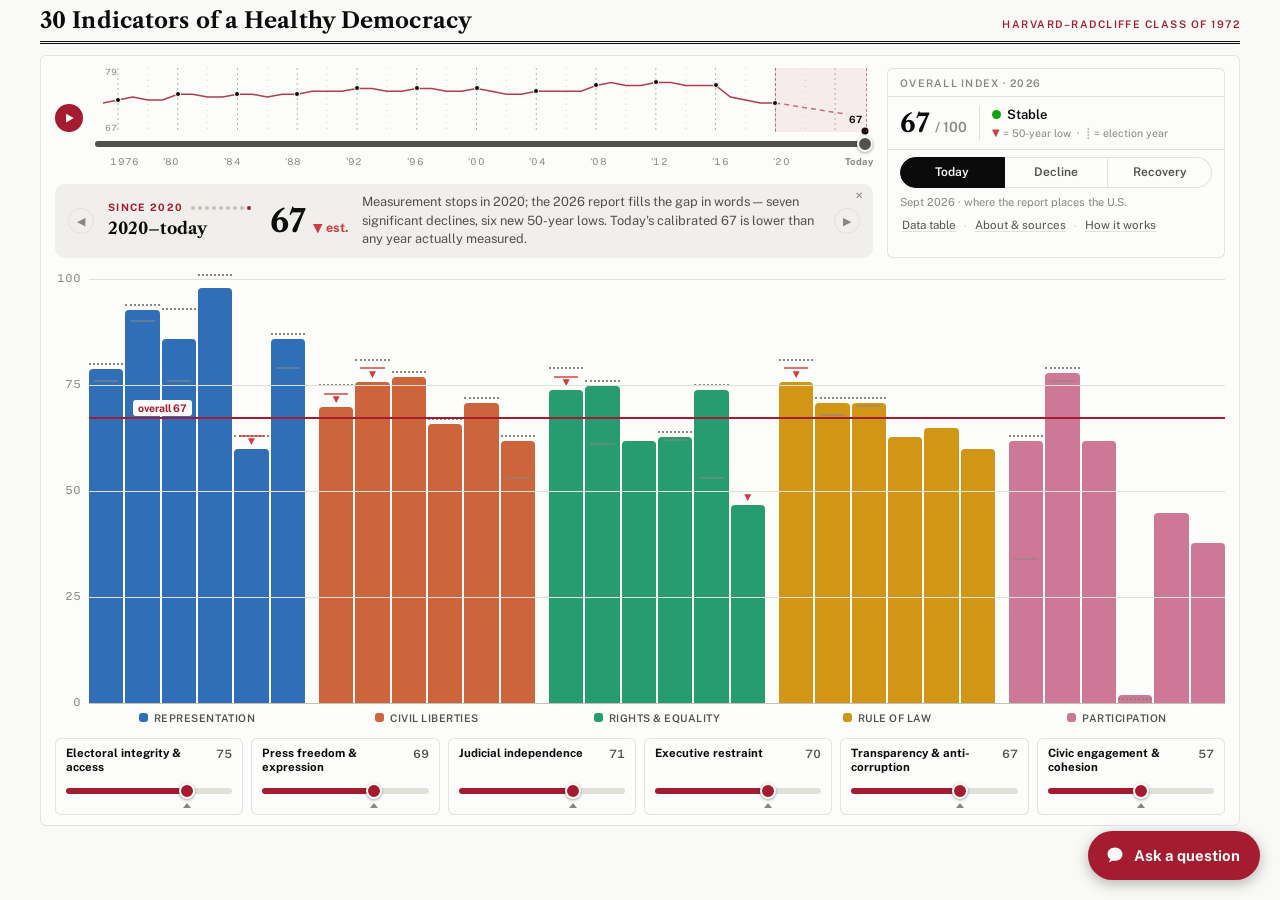
<file: index.html>
<!doctype html>
<html lang="en">
<head>
<meta charset="utf-8">
<meta name="viewport" content="width=device-width, initial-scale=1">
<meta name="description" content="30 indicators of a healthy democracy - an interactive prototype grounded in International IDEA Global State of Democracy data.">
<title>30 Indicators of a Healthy Democracy</title>
<link rel="stylesheet" href="https://fonts.googleapis.com/css2?family=Libre+Caslon+Text:ital,wght@0,400;0,700;1,400&family=Public+Sans:ital,wght@0,400;0,500;0,600;0,700;1,400&display=swap">
<link rel="stylesheet" href="assets/style.css">
<script>
/* Set this to your Cloudflare Worker URL to enable the AI chat on this site
   (see cloudflare-worker/worker.js for setup). Leave empty: the chat then runs
   only inside the claude.ai artifact viewer. */
window.TI_WORKER_URL = "https://thirty-indicators-chat.asanikar123.workers.dev";
</script>
</head>
<body>

<div class="shell">
  <header class="masthead">
    <h1>30 Indicators of a Healthy Democracy</h1>
    <p class="eyebrow">Harvard&ndash;Radcliffe Class of 1972</p>
  </header>

  <section class="chart-card" aria-label="Chart of thirty indicators">
    <div class="top-band">
      <div class="zone zone-time">
        <div class="timebar">
          <button type="button" id="playBtn" aria-label="Play history from 1975"><svg viewBox="0 0 24 24" width="14" height="14" aria-hidden="true"><path fill="currentColor" d="M7 4.5v15l13-7.5z"/></svg></button>
          <div class="year-track">
            <div class="spark-box" title="Overall measured index, 1975&ndash;2020 (GSoD Indices v5.1)">
              <svg id="heroSpark" viewBox="0 0 1020 64" preserveAspectRatio="none" aria-label="Overall index, 1975 to today" role="img"></svg>
              <span class="spark-hi" id="sparkHi"></span>
              <span class="spark-lo" id="sparkLo"></span>
              <div class="spark-dot" id="sparkDot"></div>
              <span class="spark-val" id="sparkVal"></span>
            </div>
            <input type="range" id="yearSlider" min="1975" max="2026" step="1" value="2026" aria-label="Year shown on the chart">
            <div class="year-ruler" aria-hidden="true">
              <span style="left:1.96%">1976</span>
              <span class="yr-alt" style="left:9.8%">'80</span>
              <span style="left:17.65%">'84</span>
              <span class="yr-alt" style="left:25.49%">'88</span>
              <span style="left:33.33%">'92</span>
              <span class="yr-alt" style="left:41.18%">'96</span>
              <span style="left:49.02%">'00</span>
              <span class="yr-alt" style="left:56.86%">'04</span>
              <span style="left:64.71%">'08</span>
              <span class="yr-alt" style="left:72.55%">'12</span>
              <span style="left:80.39%">'16</span>
              <span class="yr-alt" style="left:88.24%">'20</span>
              <span style="left:100%">Today</span>
            </div>
          </div>
        </div>
        <div class="term-card" id="termCard" aria-live="polite">
          <button type="button" class="tc-nav" id="termPrev" aria-label="Previous era">&#9664;</button>
          <div class="tc-who">
            <div class="tc-head"><span class="tc-era" id="termEra"></span><span class="tc-dots" id="termDots" aria-hidden="true"></span></div>
            <div class="tc-yrs" id="termYrs"></div>
          </div>
          <div class="tc-num"><span class="tc-big" id="termBig"></span><span class="tc-delta" id="termDelta"></span></div>
          <p class="tc-story" id="termStory"></p>
          <button type="button" class="tc-nav" id="termNext" aria-label="Next era">&#9654;</button>
          <button type="button" class="tc-close" id="termClose" aria-label="Hide the story card">&#10005;</button>
        </div>
        <button type="button" class="term-reopen" id="termReopen" hidden>&#9656; The story, 1975 &rarr; today</button>
      </div>
      <div class="right-stack">
        <p class="stack-strip" id="heroYearLabel">Overall index &middot; 2026</p>
        <div class="hero-tile" aria-live="polite">
          <div class="hero-figure"><span id="heroValue">0</span><span class="of-100">/ 100</span></div>
          <div class="hero-meta">
            <span class="hero-status"><span class="dot" id="heroDot"></span><span id="heroWord">&mdash;</span></span>
            <div class="hero-delta" id="heroDelta"></div>
            <span class="low-key"><span class="low-glyph">&#9660;</span>&nbsp;= 50-year low &nbsp;&middot;&nbsp; &#9482; = election year</span>
          </div>
        </div>
        <div class="zone zone-scenario">
          <div class="scenario-row">
            <div class="seg" id="presets" role="group" aria-label="Preset scenarios">
              <button type="button" id="presetToday" data-preset="today" aria-pressed="true">Today</button>
              <button type="button" id="presetBackslide" data-preset="backslide" aria-pressed="false">Decline</button>
              <button type="button" id="presetRecovery" data-preset="recovery" aria-pressed="false">Recovery</button>
            </div>
            <button type="button" class="time-note" id="timeNote" hidden>&#9664; Return to Today</button>
          </div>
          <p class="scenario-cap" id="scenarioCap">Sept 2026 &middot; where the report places the U.S.</p>
          <div class="quiet-links">
            <button type="button" id="openTable" data-open-dialog="tableDialog">Data table</button><span class="sep">&middot;</span>
            <button type="button" id="openAbout" data-open-dialog="aboutDialog">About &amp; sources</button><span class="sep">&middot;</span>
            <button type="button" data-open-dialog="helpDialog">How it works</button>
          </div>
        </div>
      </div>
    </div>
    <div class="chart-row">
    <div class="chart-scroll">
      <div class="chart-inner" id="chartInner">
        <div class="plot" id="plot">
          <div class="bars" id="bars"></div>
        </div>
        <div class="group-labels" id="groupLabels"></div>
        <div class="tooltip" id="tooltip" hidden role="status"></div>
      </div>
    </div>
    <aside class="history-panel" id="historyPanel" hidden aria-labelledby="historyTitle">
      <div class="dialog-head">
        <h3 id="historyTitle">History</h3>
        <button type="button" class="dialog-close" id="historyClose" aria-label="Close">&#10005;</button>
      </div>
      <div class="dialog-body" id="historyBody"></div>
    </aside>
    </div>
    <div class="levers-inline" id="leversSection">
      <div class="lever-grid" id="leverGrid"></div>
    </div>
  </section>
</div>

<dialog id="helpDialog" aria-labelledby="helpTitle">
  <div class="dialog-head">
    <h3 id="helpTitle">How this works</h3>
    <button type="button" class="dialog-close" data-close-dialog aria-label="Close">&#10005;</button>
  </div>
  <div class="dialog-body">
    <p><strong>The chart.</strong> Thirty indicators of democratic health, scored 0&ndash;100. Press &#9654; or drag the year slider: 1975&ndash;2020 replay measured U.S. values (GSoD Indices v5.1, &times;100), 2021&ndash;2025 bridge to today illustratively, and muted columns have no pre-2023 data. The dotted mark on a column is its measured 2020 value; a short red line under <span style="color:var(--status-critical)">&#9660;</span> marks the old 1975&ndash;2020 floor the 2026 report says that indicator has now fallen below, and a gray line appears where some past year dipped lower than today&rsquo;s score; <span style="color:var(--status-critical)">&#9660;</span> marks an indicator the 2026 report puts at a 50-year low. Hover any column for detail; click it for its full 45-year line.</p>
    <p><strong>The levers.</strong> Each bundles the choices a society makes in one arena (0 = weaker, 100 = stronger); every indicator listens to two or three of them, weighted by how strongly that arena shapes it. Each lever starts where that arena stands today &mdash; unevenly, as the report describes &mdash; and the tick under the slider marks that starting point.</p>
    <ul class="help-levers">
      <li><strong>Electoral integrity &amp; access</strong> &mdash; election administration, voting access, fair competition between parties.</li>
      <li><strong>Press freedom &amp; expression</strong> &mdash; safety of journalists, independent media, room for critical speech.</li>
      <li><strong>Judicial independence</strong> &mdash; courts free of political pressure; rulings respected and enforced.</li>
      <li><strong>Executive restraint</strong> &mdash; self-limits on power: no punishing critics, respect for constraints.</li>
      <li><strong>Transparency &amp; anti-corruption</strong> &mdash; open books, sanctioned misconduct, merit-based public service.</li>
      <li><strong>Civic engagement &amp; cohesion</strong> &mdash; participation, cross-party cooperation, tolerance for the other side.</li>
    </ul>
  </div>
</dialog>

<dialog id="tableDialog" aria-labelledby="tableDialogTitle">
  <div class="dialog-head">
    <h3 id="tableDialogTitle">All thirty indicators</h3>
    <button type="button" class="dialog-close" data-close-dialog aria-label="Close">&#10005;</button>
  </div>
  <div class="dialog-body">
    <table>
      <thead>
        <tr>
          <th>Indicator</th>
          <th>Domain</th>
          <th class="num">2020 measured</th>
          <th class="num">Start (Sept 2026)</th>
          <th class="num">Current view</th>
          <th class="num">Change</th>
        </tr>
      </thead>
      <tbody id="tableBody"></tbody>
    </table>
  </div>
</dialog>

<button type="button" class="chat-launcher" id="chatLauncher" hidden>
  <svg viewBox="0 0 24 24" width="20" height="20" aria-hidden="true"><path fill="currentColor" d="M12 3C6.9 3 3 6.5 3 10.8c0 2.4 1.2 4.5 3.2 5.9-.1.9-.5 2.2-1.5 3.3-.2.2 0 .6.3.5 1.9-.3 3.4-1.1 4.4-1.8.8.2 1.7.3 2.6.3 5.1 0 9-3.5 9-7.9S17.1 3 12 3z"/></svg>
  <span>Ask a question</span>
</button>

<section class="chat-panel" id="chatPanel" hidden role="region" aria-label="Ask Claude">
  <div class="chat-head">
    <h3>Ask Claude</h3>
    <div class="mode-row" id="modeRow" role="group" aria-label="Answer style">
      <button type="button" data-mode="scholar" aria-pressed="false">Scholar</button>
      <button type="button" data-mode="witty" aria-pressed="true">Witty</button>
      <button type="button" data-mode="unhinged" aria-pressed="false">Unhinged</button>
    </div>
    <button type="button" class="dialog-close" id="chatMax" aria-label="Full screen" title="Full screen"><svg viewBox="0 0 14 14" width="13" height="13" aria-hidden="true"><path fill="none" stroke="currentColor" stroke-width="1.6" stroke-linecap="round" d="M8.5 1.5h4v4M5.5 12.5h-4v-4M12.5 1.5 8 6M1.5 12.5 6 8"/></svg></button>
    <button type="button" class="dialog-close" id="chatClose" aria-label="Close chat">&#10005;</button>
  </div>
  <div class="chat-body">
    <div class="chat-log" id="chatLog"></div>
    <div class="faq-chips" id="faqChips">
      <button type="button">How did we do under Trump vs. Biden?</button>
      <button type="button">Which indicators fell furthest since 2020? Show me.</button>
      <button type="button">What was our strongest era since 1975?</button>
      <button type="button">What would a realistic recovery look like? Show me.</button>
      <button type="button">Which of these numbers are actually measured?</button>
      <button type="button">Why is effective parliament so low?</button>
    </div>
  </div>
  <div class="chat-foot">
    <form class="ask-row" id="askForm">
      <input id="askInput" type="text" placeholder="Ask about what you see&hellip;" autocomplete="off">
      <button type="submit" id="askSend" aria-label="Send">
        <svg viewBox="0 0 24 24" width="18" height="18" aria-hidden="true"><path fill="currentColor" d="M3 20.5v-6l10-2.5L3 9.5v-6L21.5 12 3 20.5z"/></svg>
      </button>
    </form>
    <p class="ask-hint">First use asks permission &middot; runs on your Claude account &middot; questions (not names) may be logged.</p>
  </div>
</section>

<dialog id="aboutDialog" aria-labelledby="aboutDialogTitle">
  <div class="dialog-head">
    <h3 id="aboutDialogTitle">About this prototype</h3>
    <button type="button" class="dialog-close" data-close-dialog aria-label="Close">&#10005;</button>
  </div>
  <div class="dialog-body">
    <p><strong>Why it exists.</strong> A conversation starter for the reunion topic &ldquo;thirty indicators of a healthy democracy,&rdquo; prompted by NPR&rsquo;s September&nbsp;15, 2026 story, <a href="https://www.npr.org/2026/09/15/nx-s1-5969741/state-of-u-s-democracy-reaches-new-low-report-finds">&ldquo;State of U.S. democracy reaches new low, report finds.&rdquo;</a></p>
    <p><strong>The report behind it.</strong> That story covers <a href="https://www.idea.int/publications/catalogue/html/global-state-democracy-2026-democracy-age-conflict"><em>The Global State of Democracy 2026: Democracy in an Age of Conflict</em></a>, from the Stockholm-based International Institute for Democracy and Electoral Assistance, whose indices track 30 aspects of democracy across 174 countries back to 1975. Its U.S. findings: nearly half of the thirty indicators fell to their lowest levels in the dataset&rsquo;s fifty-year history, and seven declined significantly between 2020 and 2025 &mdash; access to justice, economic equality, freedom of expression, freedom of the press, effective parliament, judicial independence, and free political parties. All but the last are at record lows (marked <span style="color:var(--status-critical)">&#9660;</span> on the chart). Globally, 2025 was the eleventh straight year in which more countries declined than advanced, and rule of law was the weakest-performing category, with 71 countries scoring low.</p>
    <p><strong>Credits &amp; permissions.</strong> Data: International IDEA, <em>The Global State of Democracy Indices</em> v5.1 (1975&ndash;2020), &copy; International Institute for Democracy and Electoral Assistance, used with attribution; findings from <em>The Global State of Democracy 2026: Democracy in an Age of Conflict</em> (International IDEA, 15 September 2026). Reporting credit: NPR, &ldquo;State of U.S. democracy reaches new low, report finds&rdquo; (15 September 2026). Typefaces: Libre Caslon Text and Public Sans (SIL Open Font License). Chat answers are generated by Anthropic&rsquo;s Claude. This page is a non-commercial discussion aid prepared by and for the Harvard Class of 1972 reunion committee; it is not affiliated with, nor endorsed by, International IDEA, NPR, Anthropic, or Harvard University.</p>
    <p><strong>What is and isn&rsquo;t real.</strong> Real: the indicator framework, the &#9660; flags, the global statistics above, and the dotted marks on the chart &mdash; those are the United States&rsquo; measured scores for 2020 from IDEA&rsquo;s official GSoD Indices dataset (v5.1, the newest vintage with per-indicator values available to this page; scaled &times;100). The gap between a dotted mark and today&rsquo;s column is the reported 2020&ndash;2025 decline, sized illustratively. Illustrative: today&rsquo;s 0&ndash;100 starting scores and the lever weights. IDEA&rsquo;s v9 dataset (through 2024) is <a href="https://www.idea.int/gsod-indices/">freely downloadable</a> and can replace the 2020 marks when available. A natural committee exercise: argue about the weights &mdash; that argument <em>is</em> the discussion of what holds a democracy up.</p>
  </div>
</dialog>

<script src="assets/data.js"></script>
<script src="assets/answers.js"></script>
<script src="assets/app.js"></script>
</body>
</html>
</file>
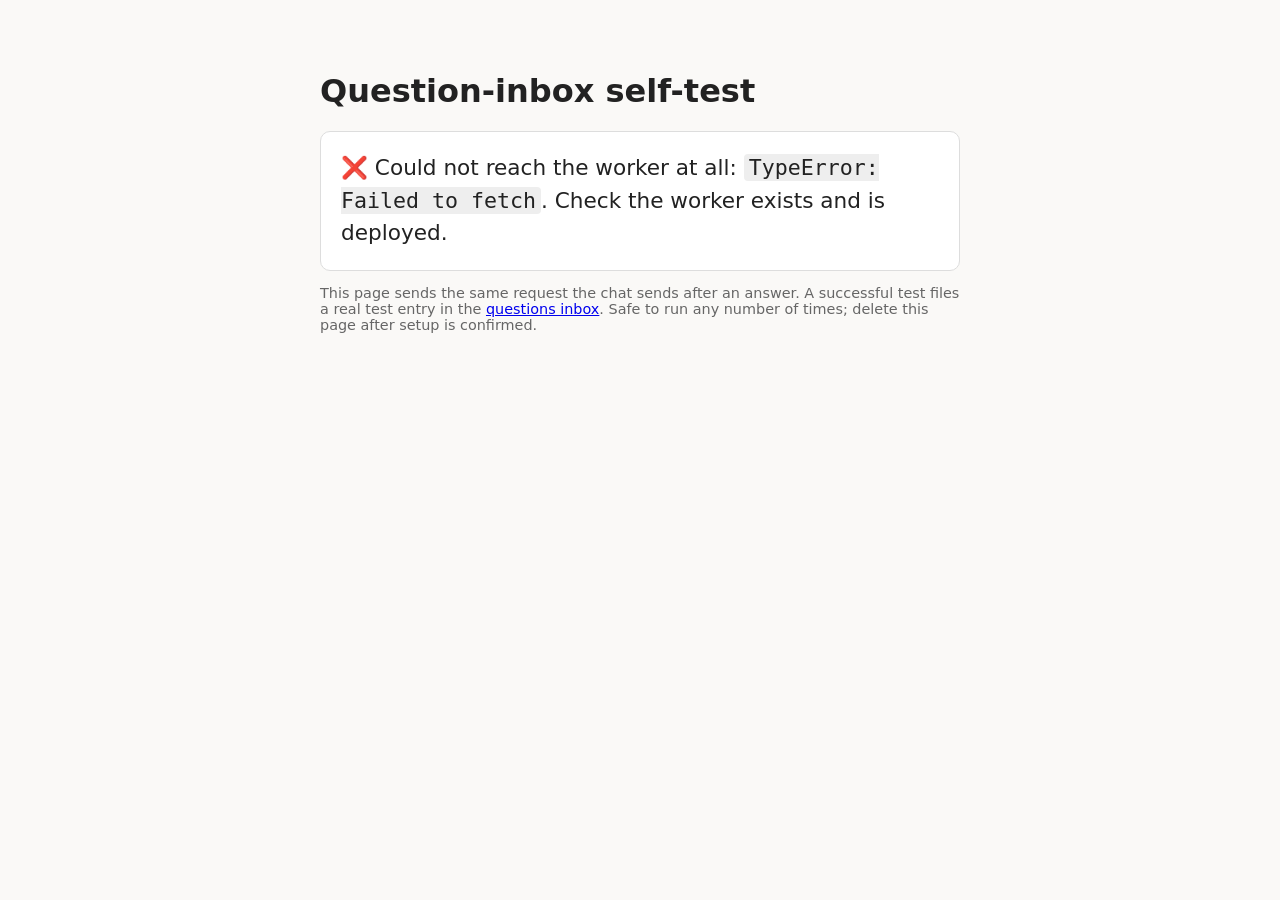
<file: debug.html>
<!doctype html>
<html lang="en">
<head>
<meta charset="utf-8">
<meta name="viewport" content="width=device-width, initial-scale=1">
<meta name="robots" content="noindex">
<title>Inbox self-test</title>
<style>
  body { font-family: system-ui, sans-serif; max-width: 640px; margin: 8vh auto; padding: 0 16px; background: #faf9f7; color: #222; }
  #verdict { font-size: 1.35rem; line-height: 1.5; padding: 20px; border-radius: 10px; background: #fff; border: 1px solid #ddd; }
  .ok { border-color: #2e7d32; } .bad { border-color: #b3261e; }
  code { background: #eee; padding: 1px 5px; border-radius: 4px; }
  p.small { color: #666; font-size: .9rem; }
</style>
</head>
<body>
<h1>Question-inbox self-test</h1>
<div id="verdict">Testing the worker&rsquo;s /log route&hellip;</div>
<p class="small">This page sends the same request the chat sends after an answer.
A successful test files a real test entry in the
<a href="https://github.com/asanikar123/30-indicators/tree/questions/data/questions">questions inbox</a>.
Safe to run any number of times; delete this page after setup is confirmed.</p>
<script>
(function () {
  var WORKER = "https://thirty-indicators-chat.asanikar123.workers.dev"; // keep in sync with index.html
  var v = document.getElementById("verdict");
  function show(cls, html) { v.className = cls; v.innerHTML = html; }
  fetch(WORKER + "/log", {
    method: "POST",
    headers: { "content-type": "application/json" },
    body: JSON.stringify({ q: "SELF-TEST from debug.html - safe to ignore", a: "(no answer - connectivity test)", mode: "debug" })
  }).then(function (res) {
    if (res.status === 204) {
      show("ok", "&#9989; <strong>The worker accepted the log (204).</strong> The new code IS deployed. " +
        "Now check the <a href=\"https://github.com/asanikar123/30-indicators/tree/questions/data/questions\">inbox folder</a>: " +
        "if a SELF-TEST file appears within ~30 seconds, everything works. " +
        "If nothing appears, the worker's <code>GITHUB_TOKEN</code> secret is missing, misspelled, or lacks " +
        "Contents read&#8209;write on the repo &mdash; fix it in Cloudflare &rarr; worker &rarr; Settings &rarr; Variables.");
    } else if (res.status === 400) {
      show("bad", "&#10060; <strong>The live worker is running the OLD code (400).</strong> The updated " +
        "<code>worker.js</code> was never deployed. In Cloudflare &rarr; thirty-indicators-chat &rarr; Edit code, replace the " +
        "whole file with <a href=\"https://raw.githubusercontent.com/asanikar123/30-indicators/main/cloudflare-worker/worker.js\">this file</a> and Deploy, then reload this page.");
    } else {
      show("bad", "&#10060; Unexpected status <strong>" + res.status + "</strong>. Send this number to Claude.");
    }
  }).catch(function (e) {
    show("bad", "&#10060; Could not reach the worker at all: <code>" + String(e).slice(0, 120) +
      "</code>. Check the worker exists and is deployed.");
  });
})();
</script>
</body>
</html>
</file>
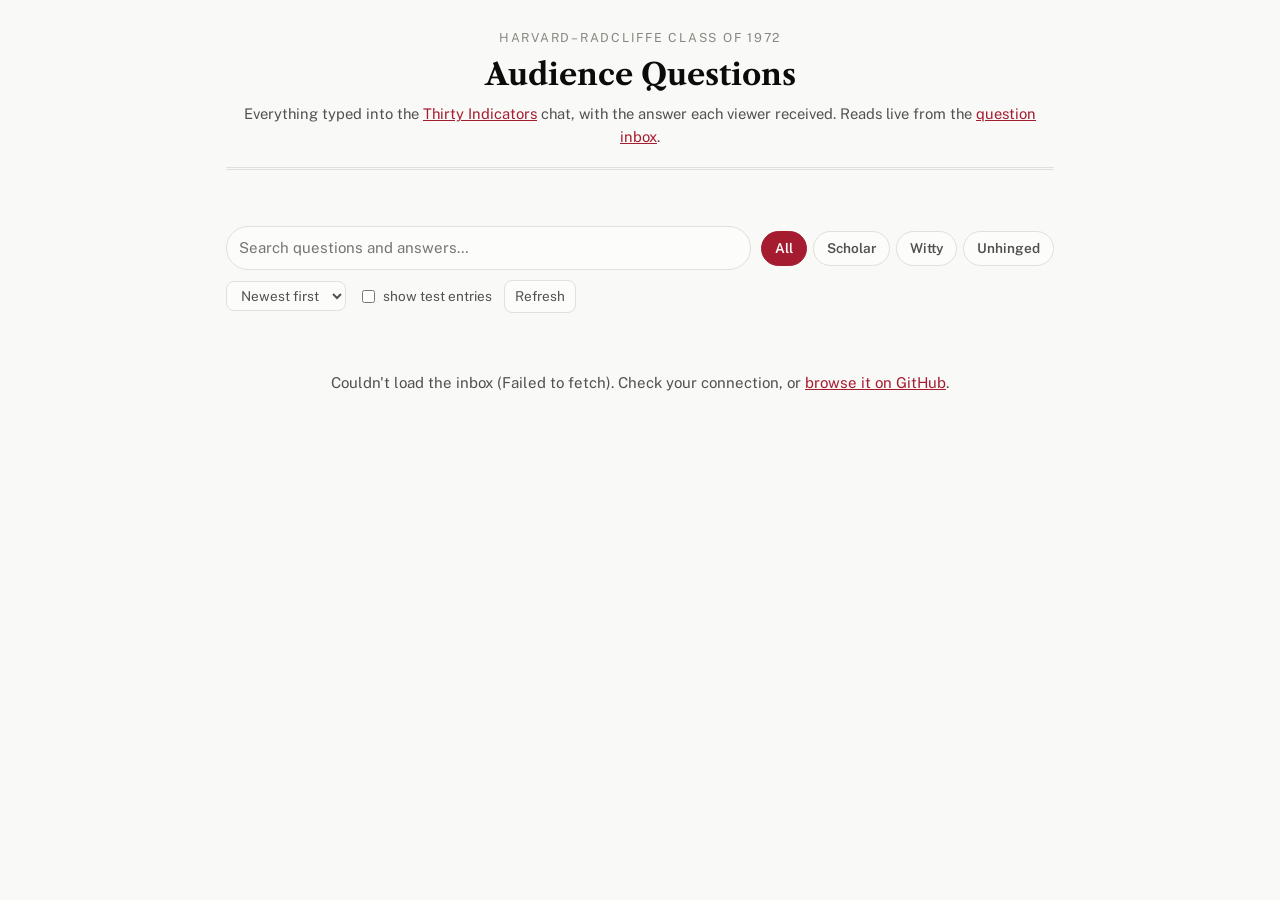
<file: questions.html>
<!doctype html>
<html lang="en">
<head>
<meta charset="utf-8">
<meta name="viewport" content="width=device-width, initial-scale=1">
<meta name="robots" content="noindex">
<meta name="description" content="Review the questions asked in the Thirty Indicators chat.">
<title>Audience Questions</title>
<link rel="preconnect" href="https://fonts.googleapis.com">
<link rel="preconnect" href="https://fonts.gstatic.com" crossorigin>
<link href="https://fonts.googleapis.com/css2?family=Libre+Caslon+Text:ital,wght@0,400;0,700;1,400&family=Public+Sans:wght@400;500;600;700&display=swap" rel="stylesheet">
<style>
  :root {
    --page: #f9f9f7; --surface: #fcfcfb; --ink: #0b0b0b; --ink-2: #52514e;
    --ink-muted: #898781; --grid: #e1e0d9; --ring: rgba(11,11,11,.10);
    --accent: #a51c30; --bubble: #f0efec; --dom-1: #306eb8; --dom-4: #d29617;
    color-scheme: light;
  }
  @media (prefers-color-scheme: dark) {
    :root:not([data-theme="light"]) {
      --page: #0d0d0d; --surface: #1a1a19; --ink: #fff; --ink-2: #c3c2b7;
      --ink-muted: #898781; --grid: #2c2c2a; --ring: rgba(255,255,255,.10);
      --accent: #d97781; --bubble: #262624; --dom-1: #4784ce; --dom-4: #bb861e;
      color-scheme: dark;
    }
  }
  :root[data-theme="dark"] {
    --page: #0d0d0d; --surface: #1a1a19; --ink: #fff; --ink-2: #c3c2b7;
    --ink-muted: #898781; --grid: #2c2c2a; --ring: rgba(255,255,255,.10);
    --accent: #d97781; --bubble: #262624; --dom-1: #4784ce; --dom-4: #bb861e;
    color-scheme: dark;
  }
  * { box-sizing: border-box; }
  body {
    margin: 0; background: var(--page); color: var(--ink);
    font-family: "Public Sans", system-ui, sans-serif; font-size: 15px; line-height: 1.55;
  }
  .wrap { max-width: 860px; margin: 0 auto; padding: 28px 16px 120px; }
  header { text-align: center; border-bottom: 3px double var(--grid); padding-bottom: 18px; margin-bottom: 18px; }
  .eyebrow { font-size: .78rem; letter-spacing: .14em; text-transform: uppercase; color: var(--ink-muted); }
  h1 { font-family: "Libre Caslon Text", Georgia, serif; font-size: 1.9rem; margin: .25rem 0 .3rem; }
  .sub { color: var(--ink-2); font-size: .92rem; margin: 0; }
  .sub a { color: var(--accent); }

  .stats { text-align: center; color: var(--ink-2); font-size: .92rem; margin: 14px 0 18px; min-height: 1.4em; }
  .stats strong { color: var(--ink); font-weight: 700; }

  .toolbar { display: flex; flex-wrap: wrap; gap: 10px; align-items: center; margin-bottom: 18px; }
  .search { flex: 1 1 240px; position: relative; }
  .search input {
    width: 100%; padding: 9px 12px; border: 1px solid var(--grid); border-radius: 999px;
    background: var(--surface); color: var(--ink); font: inherit; outline-offset: 2px;
  }
  .chips { display: flex; gap: 6px; flex-wrap: wrap; }
  .chips button {
    font: inherit; font-size: .85rem; font-weight: 600; padding: 6px 13px; cursor: pointer;
    border: 1px solid var(--grid); border-radius: 999px; background: var(--surface); color: var(--ink-2);
  }
  .chips button[aria-pressed="true"] { background: var(--accent); border-color: var(--accent); color: #fff; }
  .aux { display: flex; gap: 12px; align-items: center; flex-wrap: wrap; font-size: .85rem; color: var(--ink-2); }
  .aux label { display: inline-flex; gap: 5px; align-items: center; cursor: pointer; }
  .aux select, .aux button {
    font: inherit; font-size: .85rem; padding: 5px 10px; border: 1px solid var(--grid);
    border-radius: 8px; background: var(--surface); color: var(--ink-2); cursor: pointer;
  }

  .card {
    background: var(--surface); border: 1px solid var(--grid); border-radius: 12px;
    padding: 14px 16px; margin-bottom: 12px; box-shadow: 0 1px 2px var(--ring);
  }
  .card-top { display: flex; gap: 10px; align-items: flex-start; }
  .card-top input[type="checkbox"] { margin-top: 5px; accent-color: var(--accent); width: 16px; height: 16px; flex: none; cursor: pointer; }
  .q { font-family: "Libre Caslon Text", Georgia, serif; font-size: 1.08rem; font-weight: 700; margin: 0; flex: 1; }
  .meta { display: flex; gap: 8px; flex-wrap: wrap; align-items: center; margin: 6px 0 0 26px; font-size: .8rem; color: var(--ink-muted); }
  .badge { border: 1px solid var(--grid); border-radius: 999px; padding: 1px 9px; font-weight: 600; }
  .badge.scholar { color: var(--dom-1); border-color: var(--dom-1); }
  .badge.witty { color: var(--accent); border-color: var(--accent); }
  .badge.unhinged { color: var(--dom-4); border-color: var(--dom-4); }
  .badge.times { background: var(--bubble); border-color: transparent; color: var(--ink-2); }
  .meta a { color: var(--ink-muted); }
  .a {
    margin: 10px 0 0 26px; padding: 10px 12px; background: var(--bubble); border-radius: 10px;
    color: var(--ink-2); font-size: .92rem; white-space: pre-wrap;
    display: -webkit-box; -webkit-line-clamp: 4; -webkit-box-orient: vertical; overflow: hidden;
  }
  .a.open { display: block; -webkit-line-clamp: unset; }
  .a.none { font-style: italic; }
  .more { margin: 6px 0 0 26px; }
  .more button { font: inherit; font-size: .82rem; color: var(--accent); background: none; border: none; padding: 0; cursor: pointer; text-decoration: underline; }

  .qcharts { margin: 10px 0 0 26px; display: flex; flex-direction: column; gap: 8px; }
  .qchart { background: var(--bubble); border-radius: 10px; padding: 8px 10px; }
  .qchart svg { display: block; width: 100%; height: auto; }
  .qchart .cap { font-size: .78rem; color: var(--ink-muted); margin-top: 4px; }
  .qchart .h-line { fill: none; stroke-width: 2; }
  .qchart .h-grid { stroke: var(--grid); stroke-width: 1; }
  .qchart .h-mark { stroke: var(--ink-muted); stroke-width: 1; stroke-dasharray: 3 3; }
  .qchart text { font-family: "Public Sans", sans-serif; font-size: 9px; fill: var(--ink-muted); }
  @media (max-width: 520px) { .qcharts { margin-left: 0; } }
  .notice { text-align: center; color: var(--ink-2); padding: 40px 10px; }
  .notice a { color: var(--accent); }

  .tray {
    position: fixed; left: 0; right: 0; bottom: 0; background: var(--surface);
    border-top: 1px solid var(--grid); box-shadow: 0 -3px 14px var(--ring); padding: 10px 16px;
    display: flex; gap: 12px; align-items: center; justify-content: center; flex-wrap: wrap;
  }
  .tray[hidden] { display: none; }
  .tray button {
    font: inherit; font-weight: 600; padding: 8px 16px; border-radius: 999px; cursor: pointer;
    border: 1px solid var(--accent); background: var(--accent); color: #fff;
  }
  .tray button.ghost { background: none; color: var(--accent); }
  .tray .n { color: var(--ink-2); font-size: .9rem; }
  @media (max-width: 520px) { .q { font-size: 1rem; } .a, .meta, .more { margin-left: 0; } }
</style>
</head>
<body>
<div class="wrap">
  <header>
    <div class="eyebrow">Harvard&ndash;Radcliffe Class of 1972</div>
    <h1>Audience Questions</h1>
    <p class="sub">Everything typed into the <a href="index.html">Thirty Indicators</a> chat, with the answer each viewer received.
      Reads live from the <a href="https://github.com/asanikar123/30-indicators/tree/questions/data/questions">question inbox</a>.</p>
  </header>

  <div class="stats" id="stats">Loading questions&hellip;</div>

  <div class="toolbar">
    <div class="search"><input id="search" type="search" placeholder="Search questions and answers&hellip;" aria-label="Search"></div>
    <div class="chips" id="modeChips">
      <button type="button" data-mode="" aria-pressed="true">All</button>
      <button type="button" data-mode="scholar" aria-pressed="false">Scholar</button>
      <button type="button" data-mode="witty" aria-pressed="false">Witty</button>
      <button type="button" data-mode="unhinged" aria-pressed="false">Unhinged</button>
    </div>
    <div class="aux">
      <select id="sort" aria-label="Sort order">
        <option value="new">Newest first</option>
        <option value="old">Oldest first</option>
        <option value="asked">Most asked</option>
      </select>
      <label><input type="checkbox" id="showTests"> show test entries</label>
      <button type="button" id="refresh">Refresh</button>
    </div>
  </div>

  <div id="list"></div>
</div>

<div class="tray" id="tray" hidden>
  <span class="n" id="trayCount"></span>
  <button type="button" id="copyList">Copy shortlist for Claude</button>
  <button type="button" class="ghost" id="clearList">Clear</button>
</div>

<script src="assets/data.js"></script>
<script>
(function () {
  "use strict";
  var REPO = "asanikar123/30-indicators";
  var API = "https://api.github.com/repos/" + REPO + "/contents/data/questions?ref=questions";

  var entries = [];      // {q, a, mode, at, url}
  var groups = [];       // {key, q, items[], latest, n}
  var mode = "", term = "", sort = "new", showTests = false;
  var open = {};         // expanded answers, by group key
  var picked = {};       // shortlist, by group key (persisted)
  try { (JSON.parse(localStorage.getItem("ti_shortlist_v1") || "[]")).forEach(function (k) { picked[k] = true; }); } catch (e) {}

  var listEl = document.getElementById("list");
  var statsEl = document.getElementById("stats");

  function isTest(e) {
    return e.mode === "debug" || /^SELF-TEST/i.test(e.q || "");
  }

  /* ---- chart recipes -> SVG, redrawn from TI_DATA (no images stored) ---- */
  var D = window.TI_DATA || null;
  var OVERALL = null;
  if (D) {
    OVERALL = (function () {
      var keys = Object.keys(D.HIST.s), n = D.HIST.s[keys[0]].length, out = [];
      for (var k = 0; k < n; k++) {
        var sum = 0;
        keys.forEach(function (key) { sum += D.HIST.s[key][k]; });
        out.push(Math.round(sum / keys.length));
      }
      return out;
    })();
  }
  function seriesOf(i) { return i === -1 ? OVERALL : (D.HIST.s[i] || null); }
  function nameOf(i) { return i === -1 ? "Overall health index" : (D.INDICATORS[i] ? D.INDICATORS[i][0] : "?"); }
  function svgEl(tag, attrs) {
    var el = document.createElementNS("http://www.w3.org/2000/svg", tag);
    for (var k in attrs) el.setAttribute(k, attrs[k]);
    return el;
  }
  var LINE_COLORS = ["var(--accent)", "var(--dom-1)", "var(--dom-4)"];
  function lineChart(idxs, r, marks, ml) {
    var y0 = D.HIST.y0, y1 = D.HIST.y1;
    var from = r && r[0] >= y0 ? r[0] : y0, to = r && r[1] <= y1 ? r[1] : y1;
    if (to <= from) { from = y0; to = y1; }
    var slices = [], ok = true;
    idxs.forEach(function (i) {
      var s = seriesOf(i);
      if (!s) { ok = false; return; }
      slices.push(s.slice(from - y0, to - y0 + 1));
    });
    if (!ok || !slices.length) return null;
    var lo = Infinity, hi = -Infinity;
    slices.forEach(function (s) { s.forEach(function (v) { if (v < lo) lo = v; if (v > hi) hi = v; }); });
    if (hi - lo < 8) { hi += 4; lo -= 4; }
    var W = 360, H = 110, L = 24, R = 352, T = 8, B = 88;
    var n = slices[0].length;
    var xAt = function (k) { return L + (R - L) * k / Math.max(1, n - 1); };
    var yAt = function (v) { return B - (B - T) * (v - lo) / (hi - lo); };
    var svg = svgEl("svg", { viewBox: "0 0 " + W + " " + H, role: "img" });
    [lo, hi].forEach(function (v) {
      svg.appendChild(svgEl("line", { x1: L, x2: R, y1: yAt(v), y2: yAt(v), "class": "h-grid" }));
      var t = svgEl("text", { x: L - 3, y: yAt(v) + 3, "text-anchor": "end" });
      t.textContent = Math.round(v); svg.appendChild(t);
    });
    (marks || []).forEach(function (yr) {
      if (yr < from || yr > to) return;
      svg.appendChild(svgEl("line", { x1: xAt(yr - from), x2: xAt(yr - from), y1: T, y2: B, "class": "h-mark" }));
    });
    [from, to].forEach(function (yr, j) {
      var t = svgEl("text", { x: j ? R : L, y: B + 12, "text-anchor": j ? "end" : "start" });
      t.textContent = yr; svg.appendChild(t);
    });
    slices.forEach(function (s, k) {
      var d = s.map(function (v, j) { return (j ? "L" : "M") + xAt(j).toFixed(1) + " " + yAt(v).toFixed(1); }).join(" ");
      var path = svgEl("path", { d: d, "class": "h-line" });
      path.style.stroke = LINE_COLORS[k % LINE_COLORS.length];
      svg.appendChild(path);
    });
    var box = document.createElement("div"); box.className = "qchart";
    box.appendChild(svg);
    var cap = document.createElement("div"); cap.className = "cap";
    cap.textContent = idxs.map(nameOf).join(" · ") + " · " + from + "–" + to + " measured" +
      (marks && marks.length ? " · dashed: " + (ml || "marked years") : "");
    box.appendChild(cap);
    return box;
  }
  function deltaChart(entriesE, capText) {
    var rows = (entriesE || []).slice(0, 12).filter(function (e) { return e && e.name != null && isFinite(e.delta); });
    if (!rows.length) return null;
    var rowH = 16, W = 360, labelW = 140, T = 4;
    var H = T + rows.length * rowH + 4;
    var maxAbs = 1;
    rows.forEach(function (e) { if (Math.abs(e.delta) > maxAbs) maxAbs = Math.abs(e.delta); });
    var plot = W - labelW - 34, xZero = labelW + plot / 2, scale = (plot / 2) / maxAbs;
    var svg = svgEl("svg", { viewBox: "0 0 " + W + " " + H, role: "img" });
    svg.appendChild(svgEl("line", { x1: xZero, x2: xZero, y1: T, y2: H - 2, "class": "h-grid" }));
    rows.forEach(function (e, i) {
      var y = T + i * rowH;
      var nt = svgEl("text", { x: labelW - 5, y: y + rowH / 2 + 3, "text-anchor": "end" });
      nt.textContent = String(e.name).length > 22 ? String(e.name).slice(0, 21) + "…" : e.name;
      svg.appendChild(nt);
      var w = Math.max(Math.abs(e.delta) * scale, 1.5);
      var bar = svgEl("rect", { x: e.delta < 0 ? xZero - w : xZero, y: y + 3, width: w, height: rowH - 6, rx: 2 });
      bar.style.fill = e.delta < 0 ? "#d03b3b" : "#0ca30c";
      svg.appendChild(bar);
      var vt = svgEl("text", { x: e.delta < 0 ? xZero - w - 4 : xZero + w + 4, y: y + rowH / 2 + 3, "text-anchor": e.delta < 0 ? "end" : "start" });
      vt.textContent = (e.delta > 0 ? "+" : "") + e.delta;
      svg.appendChild(vt);
    });
    var box = document.createElement("div"); box.className = "qchart";
    box.appendChild(svg);
    if (capText) {
      var cap = document.createElement("div"); cap.className = "cap"; cap.textContent = capText;
      box.appendChild(cap);
    }
    return box;
  }
  function renderCharts(specs) {
    if (!D || !Array.isArray(specs) || !specs.length) return null;
    var wrap = document.createElement("div"); wrap.className = "qcharts";
    specs.slice(0, 6).forEach(function (c) {
      var el = null;
      try {
        if (c.t === "chart") el = lineChart([c.i], c.r, c.m, c.ml);
        else if (c.t === "multi") el = lineChart([].concat(c.i).slice(0, 3), c.r, c.m, c.ml);
        else if (c.t === "delta") el = deltaChart(c.e, c.c);
      } catch (e) {}
      if (el) wrap.appendChild(el);
    });
    return wrap.childNodes.length ? wrap : null;
  }
  function keyOf(q) { return String(q || "").trim().toLowerCase().replace(/\s+/g, " "); }

  function regroup() {
    var map = {};
    groups = [];
    entries.forEach(function (e) {
      var k = keyOf(e.q);
      if (!map[k]) { map[k] = { key: k, q: e.q, items: [], latest: "", n: 0 }; groups.push(map[k]); }
      map[k].items.push(e);
      map[k].n++;
      if (e.at > map[k].latest) { map[k].latest = e.at; map[k].q = e.q; }
    });
    groups.forEach(function (g) { g.items.sort(function (a, b) { return b.at < a.at ? -1 : 1; }); });
  }

  function relTime(iso) {
    var s = (Date.now() - new Date(iso).getTime()) / 1000;
    if (!isFinite(s)) return "";
    if (s < 90) return "just now";
    if (s < 5400) return Math.round(s / 60) + " min ago";
    if (s < 129600) return Math.round(s / 3600) + " h ago";
    return Math.round(s / 86400) + " d ago";
  }

  function visibleGroups() {
    var t = term.toLowerCase();
    var out = groups.filter(function (g) {
      var items = g.items.filter(function (e) { return showTests || !isTest(e); });
      if (!items.length) return false;
      if (mode && !items.some(function (e) { return e.mode === mode; })) return false;
      if (t && g.q.toLowerCase().indexOf(t) === -1 &&
          !items.some(function (e) { return (e.a || "").toLowerCase().indexOf(t) !== -1; })) return false;
      return true;
    });
    out.sort(sort === "old" ? function (a, b) { return a.latest < b.latest ? -1 : 1; }
      : sort === "asked" ? function (a, b) { return b.n - a.n || (b.latest > a.latest ? 1 : -1); }
      : function (a, b) { return b.latest > a.latest ? 1 : -1; });
    return out;
  }

  function renderStats() {
    var real = entries.filter(function (e) { return !isTest(e); });
    var today = new Date(); today.setHours(0, 0, 0, 0);
    var byMode = { scholar: 0, witty: 0, unhinged: 0 };
    var todayN = 0;
    real.forEach(function (e) {
      if (byMode[e.mode] != null) byMode[e.mode]++;
      if (new Date(e.at) >= today) todayN++;
    });
    var uniq = {};
    real.forEach(function (e) { uniq[keyOf(e.q)] = 1; });
    statsEl.innerHTML = "";
    var b = function (t) { var s = document.createElement("strong"); s.textContent = t; return s; };
    statsEl.appendChild(b(real.length));
    statsEl.appendChild(document.createTextNode(" question" + (real.length === 1 ? "" : "s") + " · "));
    statsEl.appendChild(b(Object.keys(uniq).length));
    statsEl.appendChild(document.createTextNode(" unique · "));
    statsEl.appendChild(b(todayN));
    statsEl.appendChild(document.createTextNode(" today · " +
      byMode.scholar + " scholar / " + byMode.witty + " witty / " + byMode.unhinged + " unhinged"));
  }

  function render() {
    listEl.innerHTML = "";
    var vis = visibleGroups();
    if (!vis.length) {
      var n = document.createElement("div");
      n.className = "notice";
      n.textContent = entries.length ? "No questions match the current filters." : "No questions yet — they appear here as soon as someone asks one on the site.";
      listEl.appendChild(n);
    }
    vis.forEach(function (g) {
      var latest = g.items.filter(function (e) { return showTests || !isTest(e); })[0];
      var card = document.createElement("div"); card.className = "card";
      var top = document.createElement("div"); top.className = "card-top";
      var cb = document.createElement("input"); cb.type = "checkbox"; cb.checked = !!picked[g.key];
      cb.setAttribute("aria-label", "Shortlist for FAQ");
      cb.addEventListener("change", function () {
        if (cb.checked) picked[g.key] = true; else delete picked[g.key];
        try { localStorage.setItem("ti_shortlist_v1", JSON.stringify(Object.keys(picked))); } catch (e) {}
        renderTray();
      });
      var q = document.createElement("p"); q.className = "q"; q.textContent = g.q;
      top.appendChild(cb); top.appendChild(q); card.appendChild(top);

      var meta = document.createElement("div"); meta.className = "meta";
      if (latest.mode) {
        var badge = document.createElement("span");
        badge.className = "badge " + latest.mode; badge.textContent = latest.mode;
        meta.appendChild(badge);
      }
      if (g.n > 1) {
        var times = document.createElement("span");
        times.className = "badge times"; times.textContent = "asked " + g.n + "×";
        meta.appendChild(times);
      }
      var when = document.createElement("span");
      when.textContent = relTime(g.latest) + " · " + new Date(g.latest).toLocaleString();
      meta.appendChild(when);
      if (latest.url) {
        var link = document.createElement("a"); link.href = latest.url; link.textContent = "view on GitHub";
        link.target = "_blank"; link.rel = "noopener";
        meta.appendChild(link);
      }
      card.appendChild(meta);

      var chartsEl = renderCharts(latest.charts);
      if (chartsEl) card.appendChild(chartsEl);
      var a = document.createElement("div");
      a.className = "a" + (open[g.key] ? " open" : "") + (latest.a ? "" : " none");
      a.textContent = latest.a || "(no answer captured — the request may have errored)";
      card.appendChild(a);
      if ((latest.a || "").length > 260) {
        var moreWrap = document.createElement("div"); moreWrap.className = "more";
        var more = document.createElement("button"); more.type = "button";
        more.textContent = open[g.key] ? "Show less" : "Show full answer";
        more.addEventListener("click", function () { open[g.key] = !open[g.key]; render(); });
        moreWrap.appendChild(more); card.appendChild(moreWrap);
      }
      listEl.appendChild(card);
    });
    renderTray();
  }

  function renderTray() {
    var keys = Object.keys(picked);
    var tray = document.getElementById("tray");
    tray.hidden = keys.length === 0;
    document.getElementById("trayCount").textContent = keys.length + " shortlisted";
  }

  document.getElementById("copyList").addEventListener("click", function () {
    var qs = groups.filter(function (g) { return picked[g.key]; }).map(function (g) { return g.q; });
    if (!qs.length) return;
    var text = "Promote these audience questions to FAQ chips with reviewed canned answers:\n" +
      qs.map(function (q, i) { return (i + 1) + '. "' + q + '"'; }).join("\n");
    var done = function () {
      var btn = document.getElementById("copyList");
      btn.textContent = "Copied — paste to Claude";
      setTimeout(function () { btn.textContent = "Copy shortlist for Claude"; }, 2200);
    };
    if (navigator.clipboard && navigator.clipboard.writeText) navigator.clipboard.writeText(text).then(done, done);
    else { window.prompt("Copy this:", text); }
  });
  document.getElementById("clearList").addEventListener("click", function () {
    picked = {};
    try { localStorage.setItem("ti_shortlist_v1", "[]"); } catch (e) {}
    render();
  });

  document.getElementById("search").addEventListener("input", function (e) { term = e.target.value.trim(); render(); });
  document.getElementById("modeChips").addEventListener("click", function (e) {
    var btn = e.target.closest("button"); if (!btn) return;
    mode = btn.dataset.mode;
    this.querySelectorAll("button").forEach(function (b) { b.setAttribute("aria-pressed", b === btn ? "true" : "false"); });
    render();
  });
  document.getElementById("sort").addEventListener("change", function (e) { sort = e.target.value; render(); });
  document.getElementById("showTests").addEventListener("change", function (e) { showTests = e.target.checked; render(); });
  document.getElementById("refresh").addEventListener("click", function () { load(); });

  var loadedFromHook = false;
  function load() {
    statsEl.textContent = "Loading questions…";
    fetch(API).then(function (res) {
      if (res.status === 403) throw new Error("rate");
      if (!res.ok) throw new Error("HTTP " + res.status);
      return res.json();
    }).then(function (files) {
      var jsons = (files || []).filter(function (f) { return /\.json$/.test(f.name); });
      return Promise.all(jsons.map(function (f) {
        return fetch(f.download_url).then(function (r) { return r.json(); }).then(function (d) {
          return { q: String(d.q || ""), a: d.a == null ? null : String(d.a), mode: String(d.mode || ""), at: String(d.at || ""), url: f.html_url,
                   charts: Array.isArray(d.charts) ? d.charts : null };
        }).catch(function () { return null; });
      }));
    }).then(function (rows) {
      if (loadedFromHook) return;
      entries = rows.filter(Boolean).filter(function (e) { return e.q; });
      regroup(); renderStats(); render();
    }).catch(function (err) {
      if (loadedFromHook) return;
      statsEl.textContent = "";
      listEl.innerHTML = "";
      var n = document.createElement("div"); n.className = "notice";
      n.textContent = String(err && err.message) === "rate"
        ? "GitHub is rate-limiting this network right now — wait a few minutes and Refresh, or "
        : "Couldn't load the inbox (" + (err && err.message) + "). Check your connection, or ";
      var a = document.createElement("a");
      a.href = "https://github.com/" + REPO + "/tree/questions/data/questions";
      a.textContent = "browse it on GitHub";
      n.appendChild(a); n.appendChild(document.createTextNode("."));
      listEl.appendChild(n);
    });
  }

  /* test hook: render fixture entries instead of the network result */
  window.__qload = function (rows) {
    loadedFromHook = true;
    entries = rows;
    regroup(); renderStats(); render();
  };

  load();
})();
</script>
</body>
</html>
</file>
<file: assets/style.css>
:root {
    --page: #f9f9f7;
    --surface: #fcfcfb;
    --ink: #0b0b0b;
    --ink-2: #52514e;
    --ink-muted: #898781;
    --grid: #e1e0d9;
    --baseline: #c3c2b7;
    --ring: rgba(11, 11, 11, 0.10);
    --accent: #a51c30;
    --dom-1: #306eb8;
    --dom-2: #cd653c;
    --dom-3: #279c72;
    --dom-4: #d29617;
    --dom-5: #ce7898;
    --status-good: #0ca30c;
    --status-warning: #fab219;
    --status-serious: #ec835a;
    --status-critical: #d03b3b;
    --tooltip-bg: #1e1e1c;
    --tooltip-ink: #ffffff;
    --backdrop: rgba(20, 20, 18, 0.45);
    --bubble: #f0efec;
    color-scheme: light;
  }
  @media (prefers-color-scheme: dark) {
    :root:not([data-theme="light"]) {
      --page: #0d0d0d;
      --surface: #1a1a19;
      --ink: #ffffff;
      --ink-2: #c3c2b7;
      --ink-muted: #898781;
      --grid: #2c2c2a;
      --baseline: #383835;
      --ring: rgba(255, 255, 255, 0.10);
      --accent: #d97781;
      --dom-1: #4784ce;
      --dom-2: #c46038;
      --dom-3: #2c9470;
      --dom-4: #bb861e;
      --dom-5: #c25b80;
      --tooltip-bg: #f4f3ef;
      --tooltip-ink: #0b0b0b;
      --backdrop: rgba(0, 0, 0, 0.6);
      --bubble: #262624;
      color-scheme: dark;
    }
  }
  :root[data-theme="dark"] {
    --page: #0d0d0d;
    --surface: #1a1a19;
    --ink: #ffffff;
    --ink-2: #c3c2b7;
    --ink-muted: #898781;
    --grid: #2c2c2a;
    --baseline: #383835;
    --ring: rgba(255, 255, 255, 0.10);
    --accent: #d97781;
    --dom-1: #4784ce;
    --dom-2: #c46038;
    --dom-3: #2c9470;
    --dom-4: #bb861e;
    --dom-5: #c25b80;
    --tooltip-bg: #f4f3ef;
    --tooltip-ink: #0b0b0b;
    --backdrop: rgba(0, 0, 0, 0.6);
    --bubble: #262624;
    color-scheme: dark;
  }

  body {
    background: var(--page);
    color: var(--ink);
    font-family: "Public Sans", system-ui, -apple-system, "Segoe UI", sans-serif;
    font-size: 16px;
    line-height: 1.55;
    margin: 0;
    padding-block: 0 88px;
    padding-inline: 20px;
  }
  .shell { max-width: 1200px; margin: 0 auto; }

  /* ---------- Masthead ---------- */
  header.masthead {
    display: flex;
    flex-wrap: wrap;
    align-items: baseline;
    justify-content: space-between;
    gap: 4px 24px;
    padding-block: 9px 8px;
    border-bottom: 3px double var(--ink);
    margin-bottom: 11px;
  }
  .eyebrow {
    font-size: 10.5px;
    font-weight: 600;
    letter-spacing: 0.14em;
    text-transform: uppercase;
    color: var(--accent);
    margin: 0;
  }
  h1 {
    font-family: "Libre Caslon Text", Georgia, "Times New Roman", serif;
    font-weight: 700;
    font-size: clamp(17px, 1.8vw, 22px);
    line-height: 1.1;
    letter-spacing: 0.005em;
    margin: 0;
    text-wrap: balance;
  }

  .hero-tile {
    padding: 7px 12px 8px;
    min-height: 52px;
    box-sizing: border-box;
    display: flex;
    align-items: center;
    gap: 12px;
    flex: none;
  }
  .hero-meta { text-align: left; border-left: 1px solid var(--grid); padding-left: 12px; line-height: 1.35; display: flex; flex-wrap: wrap; align-items: baseline; column-gap: 10px; min-width: 0; }
  .hero-meta .low-key { flex-basis: 100%; }
  .scenario-cap { font-size: 11px; color: var(--ink-muted); line-height: 1.3; min-height: 14px; margin: 0; white-space: nowrap; overflow: hidden; text-overflow: ellipsis; }
  .hero-figure {
    font-family: "Libre Caslon Text", Georgia, serif;
    font-weight: 700;
    font-size: 26px;
    line-height: 1;
    display: flex;
    align-items: baseline;
    gap: 5px;
    font-variant-numeric: lining-nums;
    flex: none;
    white-space: nowrap;
  }
  .hero-figure .of-100 { font-size: 14px; font-weight: 600; color: var(--ink-muted); font-family: "Public Sans", system-ui, sans-serif; }
  .stack-strip {
    font-size: 10.5px;
    font-weight: 600;
    letter-spacing: 0.12em;
    text-transform: uppercase;
    color: var(--ink-muted);
    margin: 0;
    padding: 6px 12px 5px;
    border-bottom: 1px solid var(--grid);
  }
  .hero-status {
    display: inline-flex;
    align-items: center;
    gap: 6px;
    font-size: 13px;
    font-weight: 600;
  }
  .hero-status .dot { width: 9px; height: 9px; border-radius: 50%; flex: none; }
  .hero-delta { font-size: 12px; color: var(--ink-2); margin-top: 1px; font-variant-numeric: tabular-nums; }

  /* ---------- Chart card ---------- */
  .chart-card {
    background: var(--surface);
    border: 1px solid var(--ring);
    border-radius: 6px;
    padding: 12px 14px 10px;
  }
  .timebar { display: flex; flex-wrap: wrap; align-items: center; gap: 8px 12px; margin-bottom: 8px; }
  .timebar button {
    width: 28px; height: 28px;
    border-radius: 50%;
    border: 0;
    background: var(--accent);
    color: var(--page);
    font-size: 13px;
    line-height: 1;
    cursor: pointer;
    flex: none;
  }
  .timebar button:focus-visible { outline: 2px solid var(--accent); outline-offset: 2px; }
  .top-band {
    display: flex;
    flex-wrap: wrap;
    align-items: stretch;
    gap: 10px 14px;
    margin-bottom: 12px;
  }
  .zone {
    min-width: 0;
    display: flex;
    flex-direction: column;
    gap: 7px;
  }
  .zone-time { flex: 1 1 320px; }
  .right-stack {
    flex: 0 0 336px;
    min-width: 0;
    display: flex;
    flex-direction: column;
    background: var(--surface);
    border: 1px solid var(--ring);
    border-radius: 6px;
  }
  .zone-scenario { flex: 0 1 auto; border-top: 1px solid var(--grid); padding: 7px 12px 8px; }
  .scenario-row { position: relative; }
  .time-note {
    position: absolute;
    left: 0;
    top: 50%;
    transform: translateY(-50%);
    font: inherit;
    background: var(--surface);
    border: 1px solid var(--accent);
    border-radius: 999px;
    padding: 5px 13px;
    white-space: nowrap;
    z-index: 1;
    cursor: pointer;
  }
  .time-note:hover { background: var(--accent); color: var(--page); }
  .time-note:focus-visible { outline: 2px solid var(--accent); outline-offset: 2px; }
  .scenario-row { display: flex; flex-wrap: wrap; align-items: center; gap: 8px; }
  .seg { display: flex; flex: 1 1 auto; }
  .seg button {
    flex: 1 1 0;
    font: inherit;
    font-size: 12px;
    font-weight: 600;
    color: var(--ink-2);
    background: var(--surface);
    border: 1px solid var(--ring);
    padding: 5px 13px;
    margin-left: -1px;
    cursor: pointer;
  }
  .seg button:first-child { border-radius: 999px 0 0 999px; margin-left: 0; }
  .seg button:last-child { border-radius: 0 999px 999px 0; }
  .seg button:hover { color: var(--accent); }
  .seg button[aria-pressed="true"] {
    background: var(--ink);
    border-color: var(--ink);
    color: var(--page);
    position: relative;
    z-index: 1;
  }
  .seg button:focus-visible { outline: 2px solid var(--accent); outline-offset: 1px; position: relative; z-index: 2; }
  .quiet-links { display: flex; flex-wrap: wrap; align-items: center; gap: 6px; }
  .quiet-links .sep { color: var(--baseline); font-size: 11px; }
  .quiet-links button {
    font: inherit;
    font-size: 11.5px;
    background: none;
    border: 0;
    padding: 1px 2px;
    color: var(--ink-2);
    cursor: pointer;
    text-decoration: underline;
    text-underline-offset: 2px;
    text-decoration-color: var(--grid);
  }
  .quiet-links button:hover { color: var(--accent); text-decoration-color: var(--accent); }
  .quiet-links button:focus-visible { outline: 2px solid var(--accent); outline-offset: 2px; }
  .levers-inline { margin-top: 12px; }
  .timebar { margin-bottom: 0; flex: 1 1 auto; align-items: stretch; }
  .timebar > button { display: flex; align-items: center; justify-content: center; align-self: center; }
  .year-track { flex: 1; min-width: 140px; position: relative; display: flex; flex-direction: column; }
  .year-track input[type="range"] { width: 100%; display: block; margin: 0; flex: none; }
  .spark-box { position: relative; flex: 1 1 auto; min-height: 64px; margin: 0 8px 2px; }
  .spark-box .spark-tail { stroke-dasharray: 5 4; opacity: 0.6; }
  .spark-box .spark-mark { stroke: var(--ink-muted); stroke-width: 1; stroke-dasharray: 2 3; opacity: 0.6; vector-effect: non-scaling-stroke; }
  .spark-box .spark-mark-mid { stroke-dasharray: 1 5; opacity: 0.3; }
  .spark-mark-dot {
    position: absolute;
    width: 6px;
    height: 6px;
    border-radius: 50%;
    background: var(--ink);
    border: 1px solid var(--page);
    box-sizing: border-box;
    transform: translate(-50%, -50%);
    pointer-events: none;
  }
  .spark-hi, .spark-lo {
    position: absolute;
    left: 2px;
    font-size: 8.5px;
    line-height: 1;
    color: var(--ink-muted);
    font-variant-numeric: tabular-nums;
  }
  .spark-hi { top: 0; }
  .spark-lo { bottom: 0; }
  .spark-val {
    position: absolute;
    font-size: 10px;
    font-weight: 700;
    line-height: 1.2;
    color: var(--ink);
    background: var(--surface);
    border-radius: 3px;
    padding: 0 3px;
    white-space: nowrap;
    pointer-events: none;
  }
  .spark-box svg { width: 100%; height: 100%; display: block; }
  .spark-box path {
    fill: none;
    stroke: var(--accent);
    stroke-width: 1.5;
    vector-effect: non-scaling-stroke;
    opacity: 0.85;
  }
  .spark-dot {
    position: absolute;
    width: 7px;
    height: 7px;
    border-radius: 50%;
    background: var(--ink);
    transform: translate(-50%, -50%);
    pointer-events: none;
  }

  input[type="range"] {
    -webkit-appearance: none;
    appearance: none;
    height: 20px;
    background: transparent;
    --fill: 50%;
    --fill-color: var(--accent);
    --track-color: var(--grid);
  }
  input[type="range"]::-webkit-slider-runnable-track {
    height: 6px;
    border-radius: 3px;
    background: linear-gradient(to right, var(--fill-color) var(--fill), var(--track-color) var(--fill));
  }
  input[type="range"]::-webkit-slider-thumb {
    -webkit-appearance: none;
    width: 16px;
    height: 16px;
    margin-top: -5px;
    border-radius: 50%;
    background: var(--fill-color);
    border: 2px solid var(--surface);
    box-shadow: 0 1px 3px rgba(0, 0, 0, 0.35);
    box-sizing: border-box;
  }
  input[type="range"]::-moz-range-track { height: 6px; border-radius: 3px; background: var(--track-color); }
  input[type="range"]::-moz-range-progress { height: 6px; border-radius: 3px; background: var(--fill-color); }
  input[type="range"]::-moz-range-thumb {
    width: 12px;
    height: 12px;
    border: 2px solid var(--surface);
    border-radius: 50%;
    background: var(--fill-color);
    box-sizing: border-box;
  }
  #yearSlider { --fill-color: var(--ink-2); }
  /* ---- story card: one chapter per presidency, docked under the timeline ---- */
  .spark-band {
    position: absolute; top: 0; bottom: 0; pointer-events: none;
    background: rgba(165, 28, 48, 0.07);
    border-left: 1px dashed rgba(165, 28, 48, 0.5);
    border-right: 1px dashed rgba(165, 28, 48, 0.5);
  }
  @media (prefers-color-scheme: dark) {
    :root:not([data-theme="light"]) .spark-band {
      background: rgba(217, 119, 129, 0.10);
      border-left-color: rgba(217, 119, 129, 0.55);
      border-right-color: rgba(217, 119, 129, 0.55);
    }
  }
  :root[data-theme="dark"] .spark-band {
    background: rgba(217, 119, 129, 0.10);
    border-left-color: rgba(217, 119, 129, 0.55);
    border-right-color: rgba(217, 119, 129, 0.55);
  }
  .spark-band[hidden] { display: none; }
  .term-card {
    display: flex; align-items: center; gap: 14px; position: relative;
    margin-top: 10px; background: var(--bubble); border-radius: 10px; padding: 9px 13px;
  }
  .term-card[hidden] { display: none; }
  .term-card .tc-nav {
    flex: none; width: 26px; height: 26px; cursor: pointer; font-size: 11px;
    background: none; border: 1px solid var(--grid); border-radius: 999px; color: var(--ink-muted);
  }
  .term-card .tc-nav:hover { color: var(--accent); border-color: var(--accent); }
  .term-card .tc-who { flex: 0 0 148px; min-width: 0; }
  .term-card .tc-head { display: flex; align-items: center; gap: 8px; }
  .term-card .tc-era {
    font-size: 0.64rem; letter-spacing: 0.13em; text-transform: uppercase;
    color: var(--accent); font-weight: 700; white-space: nowrap;
  }
  .term-card .tc-dots { display: inline-flex; gap: 3px; }
  .term-card .tc-dots span {
    width: 4px; height: 4px; border-radius: 50%; background: var(--baseline);
  }
  .term-card .tc-dots span.on { background: var(--accent); }
  .term-card .tc-yrs { font-family: "Libre Caslon Text", Georgia, serif; font-size: 1.02rem; font-weight: 700; }
  .term-card .tc-num { display: flex; align-items: baseline; gap: 7px; flex: none; }
  .term-card .tc-big { font-family: "Libre Caslon Text", Georgia, serif; font-size: 2rem; font-weight: 700; line-height: 1; }
  .term-card .tc-delta { font-size: 0.78rem; font-weight: 700; white-space: nowrap; }
  .term-card .tc-delta.tc-down { color: var(--status-critical); }
  .term-card .tc-delta.tc-up { color: var(--status-good); }
  .term-card .tc-story { flex: 1; margin: 0; font-size: 0.8rem; line-height: 1.45; color: var(--ink-2); }
  .term-card .tc-close {
    position: absolute; top: 3px; right: 5px; background: none; border: none; cursor: pointer;
    color: var(--ink-muted); font-size: 10px; padding: 3px 5px;
  }
  .term-card .tc-close:hover { color: var(--accent); }
  .term-reopen {
    margin-top: 8px; background: none; border: none; cursor: pointer; padding: 2px 0;
    color: var(--ink-muted); font: inherit; font-size: 0.78rem;
  }
  .term-reopen:hover { color: var(--accent); }
  .term-reopen[hidden] { display: none; }

  .year-ruler { position: relative; flex: none; height: 13px; }
  .year-ruler span {
    position: absolute;
    top: 1px;
    transform: translateX(-50%);
    font-size: 9.5px;
    letter-spacing: 0.04em;
    color: var(--ink-muted);
    font-variant-numeric: tabular-nums;
    white-space: nowrap;
  }
  .year-ruler span:first-child { transform: none; }
  .year-ruler span:last-child { transform: translateX(-100%); font-weight: 700; }
  .low-key { display: inline-flex; align-items: center; font-size: 10.5px; color: var(--ink-muted); margin-top: 2px; }
  .bar.no-data { opacity: 0.3; }
  body.time-past .low-flag { display: none; }
  body.time-past .lever-grid, body.time-past .seg { opacity: 0.45; pointer-events: none; }
  .time-note { font-size: 11px; color: var(--accent); font-weight: 600; }

  .chart-scroll { overflow-x: auto; }
  .chart-inner { min-width: 660px; position: relative; }

  .plot {
    position: relative;
    height: 340px;
    margin-left: 34px;
    margin-top: 10px;
  }
  .gridline {
    position: absolute;
    left: 0; right: 0;
    height: 1px;
    background: var(--grid);
    pointer-events: none;
  }
  .gridline.zero { background: var(--baseline); }
  .mean-line {
    position: absolute;
    left: 0;
    right: 0;
    height: 0;
    border-top: 2px solid var(--accent);
    transition: bottom 320ms cubic-bezier(0.25, 0.7, 0.3, 1);
    pointer-events: none;
    z-index: 2;
  }
  body.playing .mean-line { transition: none; }
  @media (prefers-reduced-motion: reduce) { .mean-line { transition: none; } }
  .mean-label {
    position: absolute;
    left: 44px;
    bottom: 3px;
    font-size: 10.5px;
    font-weight: 700;
    color: var(--accent);
    background: var(--surface);
    padding: 0 5px;
    border-radius: 3px;
  }
  .grid-label {
    position: absolute;
    left: -34px;
    width: 26px;
    text-align: right;
    transform: translateY(-50%);
    font-size: 11px;
    color: var(--ink-muted);
    font-variant-numeric: tabular-nums;
  }

  .bars {
    position: absolute;
    inset: 0;
    display: flex;
    gap: 14px;
    align-items: flex-end;
  }
  .group { flex: 1 1 0; display: flex; gap: 2px; align-items: flex-end; justify-content: center; height: 100%; }
  .bar {
    flex: 1 1 0;
    max-width: 40px;
    position: relative;
    height: 100%;
    display: flex;
    align-items: flex-end;
    background: none;
    border: 0;
    padding: 0;
    margin: 0;
    cursor: pointer;
    font: inherit;
    transition: opacity 160ms ease;
  }
  .bar-fill {
    width: 100%;
    border-radius: 4px 4px 0 0;
    transition: height 320ms cubic-bezier(0.25, 0.7, 0.3, 1);
    min-height: 2px;
  }
  .g1 .bar-fill { background: var(--dom-1); }
  .g2 .bar-fill { background: var(--dom-2); }
  .g3 .bar-fill { background: var(--dom-3); }
  .g4 .bar-fill { background: var(--dom-4); }
  .g5 .bar-fill { background: var(--dom-5); }
  .bar:hover .bar-fill, .bar:focus-visible .bar-fill { filter: brightness(0.88); }
  .bar:focus-visible { outline: 2px solid var(--accent); outline-offset: 2px; }
  .base-tick {
    position: absolute;
    left: 0; right: 0;
    height: 8px;
    margin-bottom: -4px; /* keep the drawn line on the value, hit zone straddling it */
    border-top: 2px dotted var(--ink-muted);
    pointer-events: auto;
    cursor: help;
  }
  .lowest-tick {
    position: absolute;
    left: 15%; right: 15%;
    height: 8px;
    margin-bottom: -4px;
    border-top: 2px solid var(--status-critical);
    opacity: 0.7;
    pointer-events: auto;
    cursor: help;
  }
  .lowest-tick.muted { border-top-color: var(--ink-muted); opacity: 0.55; }
  .low-flag {
    position: absolute;
    left: 50%;
    transform: translateX(-50%);
    color: var(--status-critical);
    font-size: 9px;
    line-height: 1;
    pointer-events: auto;
    cursor: help;
    transition: bottom 320ms cubic-bezier(0.25, 0.7, 0.3, 1);
  }
  .low-glyph { color: var(--status-critical); font-size: 10px; }
  @media (prefers-reduced-motion: reduce) {
    .low-flag { transition: none; }
  }
  body.playing .bar-fill, body.playing .low-flag { transition: none; }
  @media (prefers-reduced-motion: reduce) {
    .bar-fill { transition: none; }
  }

  .group-labels {
    display: flex;
    gap: 14px;
    margin-left: 34px;
    margin-top: 6px;
  }
  .group-labels span {
    flex: 1 1 0;
    display: inline-flex;
    align-items: center;
    justify-content: center;
    gap: 6px;
    font-size: 10.5px;
    font-weight: 600;
    letter-spacing: 0.05em;
    text-transform: uppercase;
    color: var(--ink-2);
  }
  .group-labels .swatch { width: 9px; height: 9px; border-radius: 3px; flex: none; }
  .help-levers { margin: 6px 0 0; padding-left: 18px; }
  .help-levers li { margin: 5px 0; }

  .tooltip {
    position: absolute;
    z-index: 5;
    background: var(--tooltip-bg);
    color: var(--tooltip-ink);
    border-radius: 5px;
    padding: 8px 11px;
    font-size: 12.5px;
    line-height: 1.4;
    max-width: 230px;
    pointer-events: none;
    box-shadow: 0 3px 10px rgba(0, 0, 0, 0.25);
  }
  .tooltip[hidden] { display: none; }
  .tooltip .t-name { font-weight: 700; }
  .tooltip .t-domain { opacity: 0.75; font-size: 11.5px; }
  .tooltip .t-val { font-variant-numeric: tabular-nums; margin-top: 2px; }

  /* ---------- Levers ---------- */

  .lever-grid {
    display: grid;
    grid-template-columns: repeat(auto-fit, minmax(260px, 1fr));
    gap: 8px;
  }
  .lever {
    background: var(--surface);
    border: 1px solid var(--ring);
    border-radius: 6px;
    padding: 8px 12px;
  }
  .lever-top { display: flex; justify-content: space-between; align-items: baseline; gap: 8px; }
  .lever label { font-weight: 700; font-size: 12.5px; line-height: 1.25; }
  .lever-value { font-variant-numeric: tabular-nums; font-weight: 600; font-size: 12.5px; color: var(--ink-2); }
  .slider-wrap { position: relative; margin-top: 6px; padding-bottom: 6px; }
  .lever input[type="range"] {
    width: 100%;
    margin: 0;
    display: block;
  }
  .lever input[type="range"]:focus-visible { outline: 2px solid var(--accent); outline-offset: 3px; }
  .today-mark {
    position: absolute;
    top: 100%;
    margin-top: -4px;
    width: 0;
    height: 0;
    transform: translateX(-50%);
    border-left: 4px solid transparent;
    border-right: 4px solid transparent;
    border-bottom: 5px solid var(--ink-muted);
    pointer-events: none;
  }

  /* ---------- Dialogs ---------- */
  dialog {
    background: var(--surface);
    color: var(--ink);
    border: 1px solid var(--ring);
    border-radius: 8px;
    padding: 0;
    width: min(760px, calc(100vw - 40px));
    max-height: min(84vh, 700px);
  }
  dialog[open] { display: flex; flex-direction: column; }
  dialog::backdrop { background: var(--backdrop); }
  .chart-row { display: flex; gap: 12px; align-items: stretch; }
  .chart-row .chart-scroll { flex: 1 1 auto; min-width: 0; }
  .history-panel {
    flex: none;
    width: 340px;
    background: var(--surface);
    border: 1px solid var(--ring);
    border-radius: 8px;
    display: flex;
    flex-direction: column;
    overflow: hidden;
  }
  .history-panel[hidden] { display: none; }
  .history-panel .dialog-body { overflow-y: auto; }
  @media (max-width: 899px) {
    .chart-row { flex-wrap: wrap; }
    .history-panel { width: 100%; }
    .zone-time, .right-stack { flex: 1 1 100%; }
    .hero-tile { min-width: 0; min-height: 0; padding: 5px 10px 6px; gap: 9px; }
    .hero-meta { min-width: 0; padding-left: 9px; line-height: 1.3; }
    .hero-figure { font-size: 20px; }
    .hero-delta, .low-key { display: none; }
    .spark-box { min-height: 42px; }
    .term-card { flex-wrap: wrap; gap: 6px 12px; padding: 9px 11px 7px; }
    .term-card .tc-nav { display: none; } /* swipe steps chapters on touch */
    .term-card .tc-who { flex: 1 1 auto; }
    .term-card .tc-num { margin-left: auto; padding-right: 14px; }
    .term-card .tc-big { font-size: 1.7rem; }
    .term-card .tc-story { flex-basis: 100%; font-size: 0.78rem; }
    .year-ruler .yr-alt { display: none; }
    .stack-strip { font-size: 9px; padding: 5px 10px 4px; }
    .zone-scenario { padding: 6px 10px 7px; }
    .hero-status { font-size: 12px; }

    body { padding-inline: 12px; padding-block: 0 80px; }
    header.masthead { padding-block: 7px 6px; margin-bottom: 8px; }
    .eyebrow { font-size: 9px; letter-spacing: 0.1em; }
    .top-band { gap: 7px; margin-bottom: 8px; }
    .zone { gap: 4px; }
    .timebar { gap: 8px; }
    .seg button { font-size: 11.5px; padding: 4px 10px; }
    .quiet-links button { font-size: 11px; }
    .mast-date { display: none; }
    .chart-card { padding: 9px 10px 8px; }
    .plot { height: 215px; }
    .group-labels span { font-size: 9.5px; letter-spacing: 0.03em; }
    .levers-inline { margin-top: 6px; }
    .lever-grid { grid-template-columns: 1fr 1fr; gap: 5px; }
    .lever { padding: 5px 8px; }
    .lever label { font-size: 11px; line-height: 1.2; }
    .lever-value { font-size: 11px; }
    .slider-wrap { margin-top: 3px; padding-bottom: 4px; }
  }
  .zone, .right-stack { max-width: 100%; }
  .dialog-head {
    display: flex;
    justify-content: space-between;
    align-items: center;
    gap: 12px;
    padding: 14px 18px;
    border-bottom: 1px solid var(--grid);
    flex: none;
  }
  .dialog-head h3 {
    font-family: "Libre Caslon Text", Georgia, serif;
    font-weight: 700;
    font-size: 18px;
    margin: 0;
  }
  .dialog-close {
    font: inherit;
    font-size: 18px;
    line-height: 1;
    background: none;
    border: 0;
    color: var(--ink-2);
    cursor: pointer;
    padding: 4px 8px;
    border-radius: 4px;
  }
  .dialog-close:hover { color: var(--ink); }
  .dialog-close:focus-visible { outline: 2px solid var(--accent); }
  .dialog-body { padding: 12px 18px 18px; overflow: auto; font-size: 13.5px; color: var(--ink-2); }
  .dialog-body p { margin: 0 0 10px; max-width: 76ch; }
  .dialog-body a { color: var(--accent); }

  table { border-collapse: collapse; width: 100%; font-size: 13.5px; color: var(--ink); }
  th, td { text-align: left; padding: 7px 12px 7px 0; border-bottom: 1px solid var(--grid); }
  th {
    font-size: 11px;
    font-weight: 600;
    letter-spacing: 0.08em;
    text-transform: uppercase;
    color: var(--ink-muted);
  }
  td.num, th.num { text-align: right; font-variant-numeric: tabular-nums; }
  td .row-swatch {
    display: inline-block;
    width: 9px; height: 9px;
    border-radius: 3px;
    margin-right: 8px;
    vertical-align: baseline;
  }
  .history-svg { width: 100%; height: auto; display: block; margin-top: 4px; }
  .history-svg .h-grid { stroke: var(--grid); stroke-width: 1; }
  .history-svg .h-mark { stroke: var(--ink-muted); stroke-width: 1; stroke-dasharray: 2 3; opacity: 0.45; }
  .history-svg .h-zero { stroke: var(--baseline); }
  .history-svg .h-axis { fill: var(--ink-muted); font-size: 10px; }
  .history-svg .h-line { fill: none; stroke-width: 2; stroke-linejoin: round; stroke-linecap: round; }
  .history-svg .h-guide { stroke: var(--ink-muted); stroke-dasharray: 3 3; }
  .history-svg .h-hlabel { fill: var(--ink); font-size: 11px; font-weight: 600; }
  .history-svg .h-mlabel { fill: var(--ink); font-size: 9.5px; font-weight: 600; }
  .history-svg .h-rlabel { fill: var(--ink); font-size: 10px; }
  .history-svg .h-vlabel { fill: var(--ink); font-size: 10px; font-weight: 700; }
  .history-svg .h-vlabel-in { fill: var(--page); }
  .history-note { font-size: 12.5px; color: var(--ink-muted); margin: 8px 0 0; max-width: 76ch; }

  .chat-launcher {
    position: fixed;
    right: 20px;
    bottom: calc(20px + env(safe-area-inset-bottom, 0px));
    border-radius: 999px;
    border: 0;
    background: var(--accent);
    color: var(--page);
    cursor: pointer;
    z-index: 60;
    display: flex;
    align-items: center;
    gap: 9px;
    padding: 13px 20px 13px 17px;
    font: inherit;
    font-size: 15px;
    font-weight: 700;
    box-shadow: 0 4px 14px rgba(0, 0, 0, 0.28);
  }
  .chat-launcher[hidden] { display: none; }
  .chat-launcher:focus-visible { outline: 2px solid var(--accent); outline-offset: 3px; }
  .chat-panel {
    position: fixed;
    right: 20px;
    bottom: calc(86px + env(safe-area-inset-bottom, 0px));
    width: min(420px, calc(100vw - 40px));
    height: min(700px, calc(100vh - 130px));
    background: var(--surface);
    border: 1px solid var(--ring);
    border-radius: 12px;
    box-shadow: 0 10px 34px rgba(0, 0, 0, 0.3);
    z-index: 59;
    display: flex;
    flex-direction: column;
    overflow: hidden;
  }
  .chat-panel[hidden] { display: none; }
  .chat-panel.maximized {
    left: 0;
    right: 0;
    top: 0;
    bottom: 0;
    width: auto;
    height: auto;
    border-radius: 0;
    border: 0;
  }
  .chat-panel:fullscreen { width: 100%; height: 100%; border-radius: 0; border: 0; }
  .chat-panel:-webkit-full-screen { width: 100%; height: 100%; border-radius: 0; border: 0; }
  /* keep the conversation a readable column when the panel spans the screen */
  .chat-panel.maximized .chat-body,
  .chat-panel.maximized .chat-foot { padding-inline: max(14px, calc((100% - 760px) / 2)); }
  .chat-panel:fullscreen .chat-body,
  .chat-panel:fullscreen .chat-foot { padding-inline: max(14px, calc((100% - 760px) / 2)); }
  .chat-panel:-webkit-full-screen .chat-body,
  .chat-panel:-webkit-full-screen .chat-foot { padding-inline: max(14px, calc((100% - 760px) / 2)); }
  /* in full screen, keep chart bubbles at a height where two fit on one screen */
  .chat-panel.maximized .chart-msg svg,
  .chat-panel:fullscreen .chart-msg svg { max-width: 540px; display: block; margin-inline: auto; }
  .chat-panel:-webkit-full-screen .chart-msg svg { max-width: 540px; display: block; margin-inline: auto; }
  body:has(.chat-panel.maximized:not([hidden])) .chat-launcher { display: none; }
  .chat-head {
    display: flex;
    align-items: center;
    gap: 10px;
    padding: 10px 10px 10px 14px;
    border-bottom: 1px solid var(--grid);
    flex: none;
  }
  .chat-head h3 {
    font-family: "Libre Caslon Text", Georgia, serif;
    font-weight: 700;
    font-size: 16px;
    margin: 0;
    flex: 1;
  }
  .mode-row { display: flex; gap: 4px; }
  .mode-row button {
    font: inherit;
    font-size: 11.5px;
    font-weight: 600;
    color: var(--ink-2);
    background: var(--page);
    border: 1px solid var(--ring);
    border-radius: 999px;
    padding: 3px 9px;
    cursor: pointer;
  }
  .mode-row button[aria-pressed="true"] {
    background: var(--accent);
    border-color: var(--accent);
    color: var(--page);
  }
  .mode-row button:focus-visible { outline: 2px solid var(--accent); outline-offset: 2px; }
  .chat-body { padding: 14px; overflow-y: auto; flex: 1; min-height: 120px; background: var(--page); }
  .chat-foot { padding: 10px 14px 12px; border-top: 1px solid var(--grid); flex: none; background: var(--surface); }

  .chat-log { display: flex; flex-direction: column; gap: 8px; margin-bottom: 12px; }
  .chat-log:empty { margin-bottom: 0; }
  .msg {
    max-width: 82%;
    padding: 9px 13px;
    border-radius: 16px;
    font-size: 14px;
    line-height: 1.45;
    white-space: pre-wrap;
    box-shadow: 0 1px 1px rgba(0, 0, 0, 0.07);
  }
  .msg.user {
    align-self: flex-end;
    background: var(--accent);
    color: var(--page);
    border-bottom-right-radius: 5px;
  }
  .msg.ai {
    align-self: flex-start;
    background: var(--bubble);
    color: var(--ink);
    border-bottom-left-radius: 5px;
  }
  .msg.chart-msg { max-width: 100%; width: 100%; box-sizing: border-box; padding: 8px 10px 6px; cursor: pointer; }
  .msg.chart-msg:focus-visible { outline: 2px solid var(--accent); }
  .chart-cap { font-size: 11px; color: var(--ink-muted); margin-top: 3px; }
  .mini-legend { display: flex; flex-wrap: wrap; gap: 3px 12px; margin-bottom: 5px; }
  .mini-legend span { display: inline-flex; align-items: center; gap: 5px; font-size: 11.5px; color: var(--ink-2); }
  .mini-legend .swatch { width: 8px; height: 8px; border-radius: 2px; flex: none; }
  .typing { display: inline-flex; gap: 4px; padding: 3px 2px; }
  .typing span {
    width: 7px; height: 7px;
    border-radius: 50%;
    background: var(--ink-muted);
    animation: typing-blink 1.2s infinite;
  }
  .typing span:nth-child(2) { animation-delay: 0.2s; }
  .typing span:nth-child(3) { animation-delay: 0.4s; }
  @keyframes typing-blink { 0%, 60%, 100% { opacity: 0.25; } 30% { opacity: 1; } }
  @media (prefers-reduced-motion: reduce) { .typing span { animation: none; } }
  .faq-chips { display: flex; flex-wrap: wrap; gap: 6px; margin-bottom: 4px; }
  /* once a conversation exists, suggestions collapse to one swipeable row so answers keep the room */
  .chat-log:not(:empty) ~ .faq-chips { flex-wrap: nowrap; overflow-x: auto; scrollbar-width: thin; padding-bottom: 3px; }
  .chat-log:not(:empty) ~ .faq-chips button { flex: none; }
  .faq-chips button {
    font: inherit;
    font-size: 12px;
    color: var(--ink-2);
    background: var(--surface);
    border: 1px solid var(--ring);
    border-radius: 999px;
    padding: 5px 11px;
    cursor: pointer;
    text-align: left;
  }
  .faq-chips button:hover { border-color: var(--accent); color: var(--accent); }
  .faq-chips button:focus-visible { outline: 2px solid var(--accent); outline-offset: 2px; }

  .ask-row { display: flex; gap: 8px; align-items: center; }
  .ask-row input {
    flex: 1;
    font: inherit;
    font-size: 15px;
    padding: 10px 16px;
    border: 1px solid var(--ring);
    border-radius: 999px;
    background: var(--page);
    color: var(--ink);
    min-width: 0;
  }
  .ask-row input:focus-visible { outline: 2px solid var(--accent); }
  .ask-row button {
    width: 42px;
    height: 42px;
    flex: none;
    display: flex;
    align-items: center;
    justify-content: center;
    border: 0;
    border-radius: 50%;
    background: var(--accent);
    color: var(--page);
    cursor: pointer;
  }
  .ask-row button:disabled { opacity: 0.5; cursor: default; }
  .ask-row button:focus-visible { outline: 2px solid var(--accent); outline-offset: 2px; }
  .ask-hint { font-size: 11.5px; color: var(--ink-muted); margin: 7px 4px 0; }
  .chat-body.gating { display: flex; align-items: center; justify-content: center; }
  .gate-screen {
    display: flex;
    flex-direction: column;
    align-items: center;
    text-align: center;
    gap: 13px;
    padding: 24px 16px;
    width: 100%;
  }
  .gate-screen[hidden] { display: none; }
  .gate-screen h4 {
    font-family: "Libre Caslon Text", Georgia, serif;
    font-weight: 700;
    font-size: 19px;
    margin: 0;
    color: var(--ink);
  }
  .gate-screen p { margin: 0; font-size: 12.5px; color: var(--ink-2); max-width: 34ch; }
  .gate-screen .gate-alt { font-size: 11px; color: var(--ink-muted); margin-top: 10px; }
  .gate-screen .gate-alt a { color: var(--accent); }
  .gate-btn {
    font: inherit;
    font-size: 15px;
    font-weight: 700;
    padding: 12px 20px;
    border-radius: 999px;
    border: 0;
    background: var(--accent);
    color: var(--page);
    cursor: pointer;
    text-decoration: none;
    display: block;
    width: 100%;
    max-width: 250px;
    text-align: center;
    box-sizing: border-box;
  }
  .gate-btn.ghost {
    background: transparent;
    color: var(--ink-2);
    border: 1px solid var(--ring);
    font-size: 12.5px;
    font-weight: 600;
    padding: 8px 16px;
    max-width: 250px;
  }
  .gate-btn:focus-visible { outline: 2px solid var(--accent); outline-offset: 2px; }

  td .delta-up { color: var(--status-good); }
  td .delta-down { color: var(--status-critical); }
  @media (prefers-color-scheme: light) {
    :root:not([data-theme="dark"]) td .delta-up { color: #006300; }
  }
  :root[data-theme="light"] td .delta-up { color: #006300; }

  /* ---------- One-screen fit on desktop ---------- */
  @media (min-width: 900px) {
    html, body { height: 100%; }
    body { overflow: hidden; padding-block: 0; }
    .shell {
      height: 100%;
      display: flex;
      flex-direction: column;
      overflow: auto;
      padding-bottom: 74px;
      box-sizing: border-box;
    }
    header.masthead { flex: none; }
    .chart-card {
      flex: 1 1 auto;
      min-height: 230px;
      display: flex;
      flex-direction: column;
    }
    .chart-row { flex: 1 1 auto; min-height: 0; }
    .chart-scroll { min-height: 0; }
    .history-panel { max-height: 100%; }
    .chart-inner { height: 100%; display: flex; flex-direction: column; box-sizing: border-box; }
    .plot { flex: 1 1 auto; height: auto; min-height: 220px; }
    .group-labels, .chart-head { flex: none; }
    .top-band, .levers-inline { flex: none; }
    .lever-grid { grid-template-columns: repeat(3, 1fr); }
  }
  @media (min-width: 1100px) {
    .lever-grid { grid-template-columns: repeat(6, 1fr); }
    .lever label { font-size: 11.5px; min-height: 29px; }
    .lever-top { align-items: flex-start; }
    .lever-value { font-size: 11.5px; }
    .lever { padding: 7px 10px; }
  }
  @media (min-width: 900px) and (max-height: 780px) {
    .hero-tile { padding-block: 6px; }
    .hero-figure { font-size: 26px; }
    .lever { padding-block: 7px; }
  }
</file>
